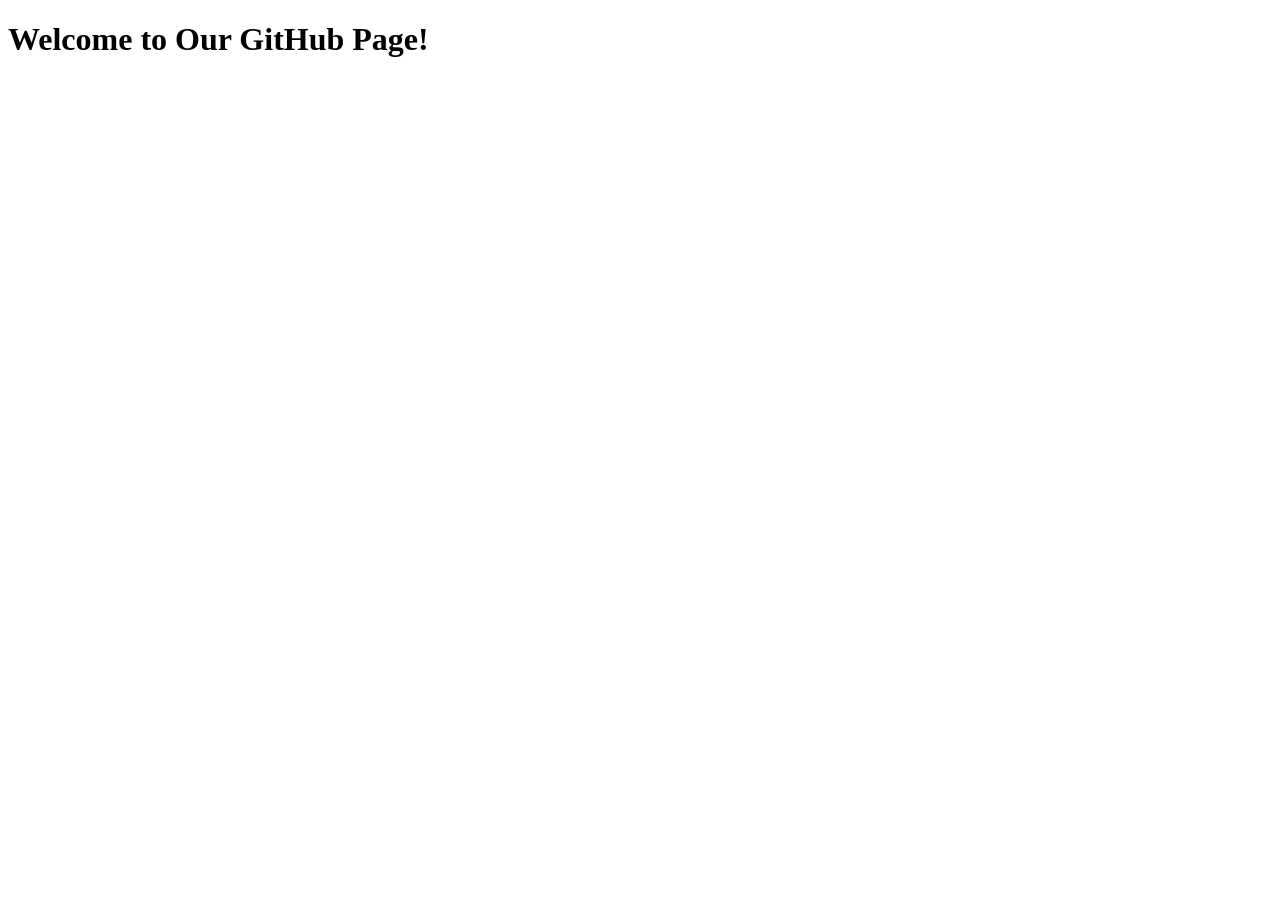
<file: index.html>
<!DOCTYPE html>
<html lang="en">
<head>
    <meta charset="UTF-8">
    <meta name="viewport" content="width=device-width, initial-scale=1.0">
    <title>GitHub Page</title>
</head>
<body>
    <h1>Welcome to Our GitHub Page!</h1>
</body>
</html>
</file>
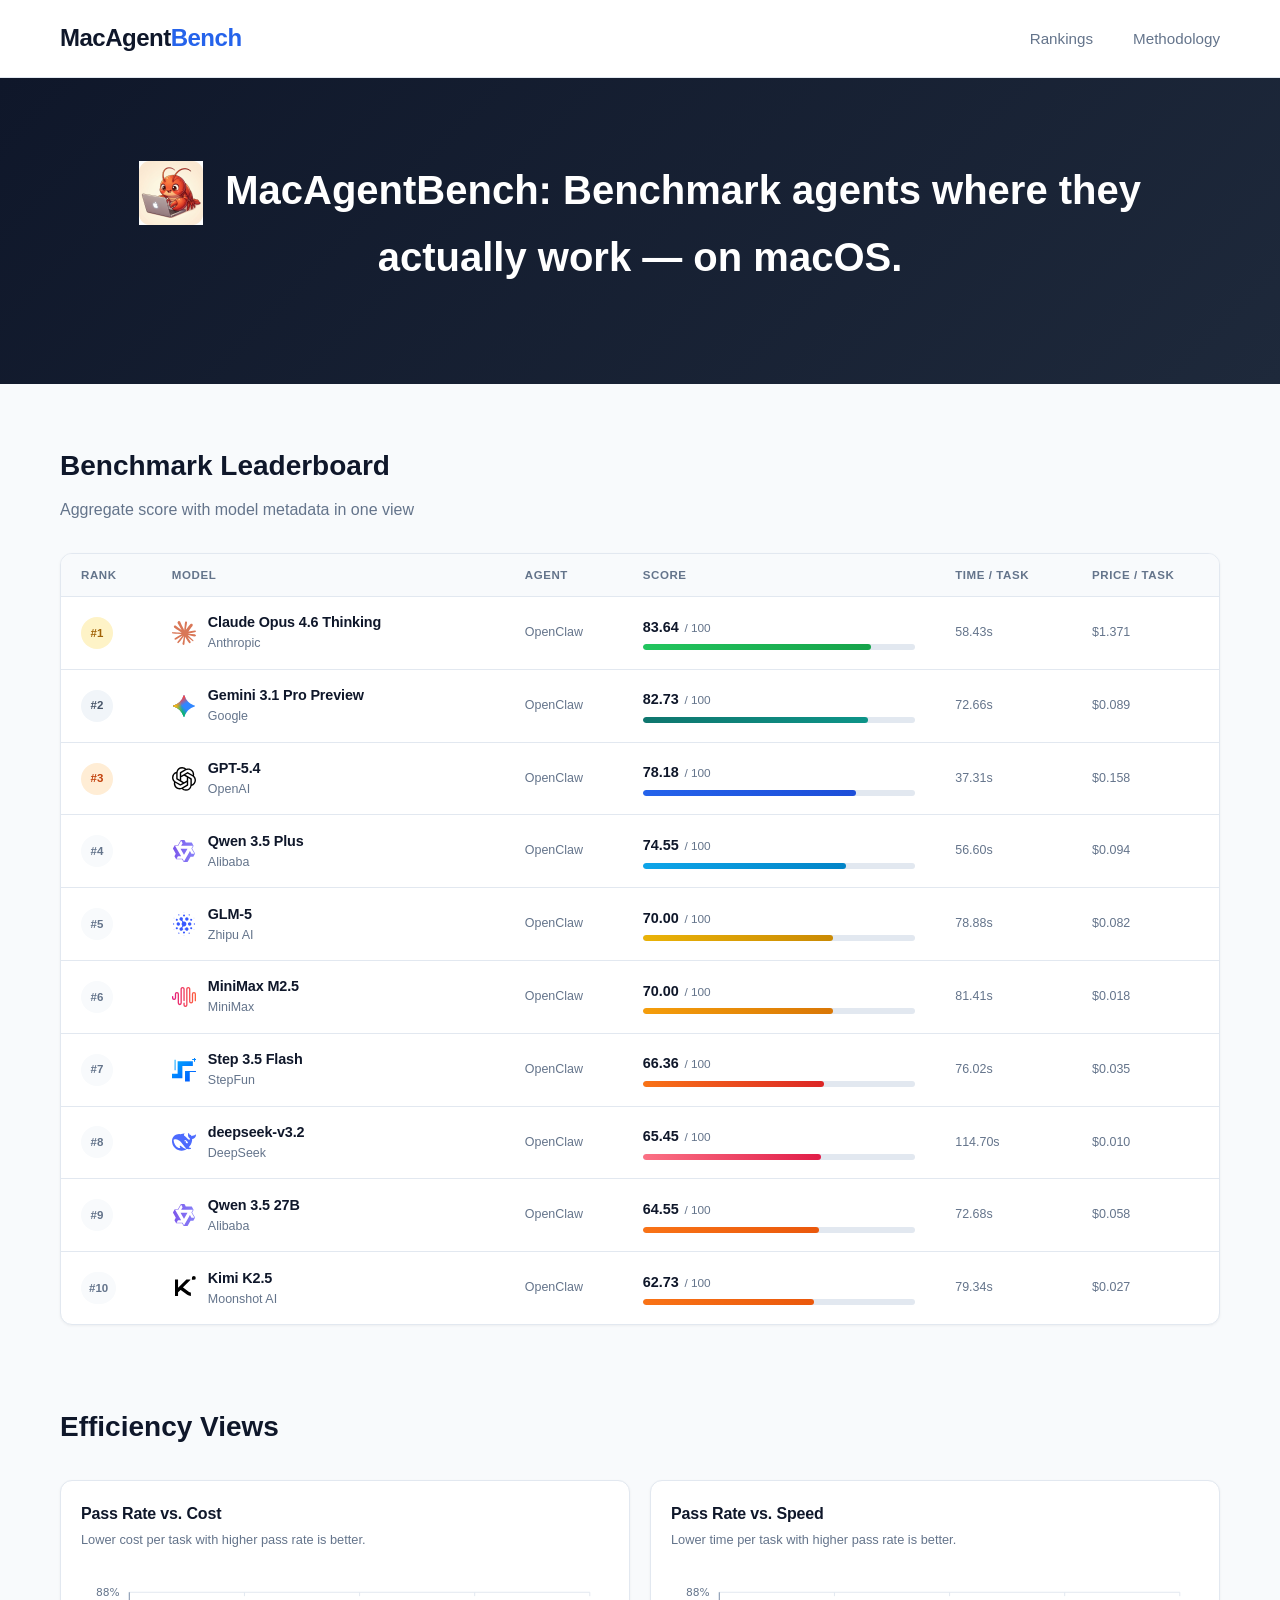
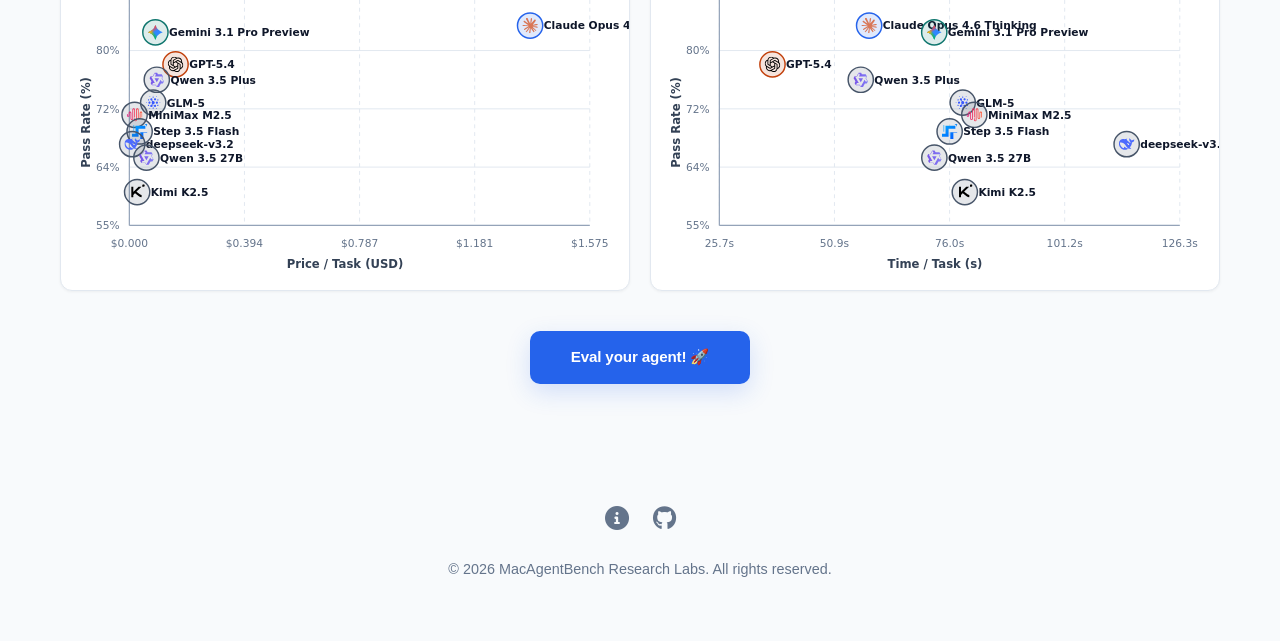
<file: MacAgentBench/index.html>
<!DOCTYPE html>
<html lang="en">
<head>
    <meta charset="UTF-8">
    <meta name="viewport" content="width=device-width, initial-scale=1.0">
    <title>MacAgentBench | LLM Leaderboard & Analysis</title>
    <link rel="icon" type="image/jpeg" href="assets/icon.jpg">
    <link rel="apple-touch-icon" href="assets/icon.jpg">
    <link rel="stylesheet" href="style.css">
</head>
<body>
    <nav class="navbar">
        <div class="container">
            <a href="index.html" class="logo">MacAgent<span>Bench</span></a>
            <ul class="nav-links">
                <li><a href="#rankings">Rankings</a></li>
                <li><a href="#">Methodology</a></li>
            </ul>
        </div>
    </nav>

    <header class="hero">
        <div class="container">
            <h1 align="center"><img src="assets/icon.jpg" alt="MacAgentBench icon" width="64" style="vertical-align: middle;">&nbsp; MacAgentBench: Benchmark agents where they actually work — on macOS.</h1>
        </div>
    </header>

    <main class="container">
        <section id="rankings" class="section">
            <div class="section-header">
                <h2>Benchmark Leaderboard</h2>
                <p>Aggregate score with model metadata in one view</p>
            </div>
            <div class="leaderboard-card" id="leaderboard-root">
            </div>
        </section>

        <section class="section">
            <div class="section-header">
                <h2>Efficiency Views</h2>
            </div>
            <div class="scatter-grid" id="scatter-root"></div>
        </section>

        <section class="section cta-section">
            <a
                href="https://github.com/JetAstra/MacAgentBench"
                target="_blank"
                rel="noreferrer"
                class="cta-button"
            >
                Eval your agent! 🚀
            </a>
        </section>
    </main>

    <link rel="stylesheet" href="https://cdnjs.cloudflare.com/ajax/libs/font-awesome/6.0.0/css/all.min.css">

    <footer class="footer">
        <div class="container">
            <div class="footer-socials">
                <a href="about.html" title="About Project"><i class="fas fa-info-circle"></i></a>
                <a href="https://github.com/JetAstra/MacAgentBench" target="_blank" title="GitHub Repository"><i class="fab fa-github"></i></a>
            </div>
            <p>&copy; 2026 MacAgentBench Research Labs. All rights reserved.</p>
        </div>
    </footer>

    <script src="script.js"></script>
</body>
</html>
</file>
<file: MacAgentBench/style.css>
:root {
    --primary-color: #2563eb;
    --text-dark: #0f172a;
    --text-light: #64748b;
    --bg-light: #f8fafc;
    --white: #ffffff;
    --border: #e2e8f0;
}

* {
    margin: 0;
    padding: 0;
    box-sizing: border-box;
}

body {
    font-family: -apple-system, BlinkMacSystemFont, "Inter", "Segoe UI", Roboto, sans-serif;
    background-color: var(--bg-light);
    color: var(--text-dark);
    line-height: 1.6;
}

.container {
    max-width: 1200px;
    margin: 0 auto;
    padding: 0 20px;
}

/* Navbar */
.navbar {
    background: var(--white);
    border-bottom: 1px solid var(--border);
    padding: 1.2rem 0;
    position: sticky;
    top: 0;
    z-index: 100;
}

.navbar .container {
    display: flex;
    justify-content: space-between;
    align-items: center;
}

.logo {
    font-size: 1.5rem;
    font-weight: 800;
    text-decoration: none;
    color: var(--text-dark);
    letter-spacing: -0.5px;
}

.logo span { color: var(--primary-color); }

.nav-links {
    display: flex;
    list-style: none;
    gap: 2.5rem;
}

.nav-links a {
    text-decoration: none;
    color: var(--text-light);
    font-weight: 500;
    font-size: 0.95rem;
    transition: color 0.2s;
}

.nav-links a:hover { color: var(--primary-color); }

/* Hero */
.hero {
    background: linear-gradient(135deg, #0f172a 0%, #1e293b 100%);
    color: var(--white);
    padding: 80px 0;
    text-align: center;
    margin-bottom: 20px;
}

.hero h1 { font-size: 2.5rem; margin-bottom: 15px; }
.hero p { opacity: 0.8; font-size: 1.1rem; }

/* Sections */
.section { padding: 40px 0; }
.section-header { margin-bottom: 30px; }
.section-header h2 { font-size: 1.75rem; color: var(--text-dark); margin-bottom: 8px; }
.section-header p { color: var(--text-light); }

.divider {
    border: 0;
    border-top: 1px solid var(--border);
    margin: 20px 0;
}

/* Table Style */
.table-wrapper {
    background: var(--white);
    border-radius: 12px;
    border: 1px solid var(--border);
    box-shadow: 0 1px 3px rgba(0,0,0,0.05);
    overflow: hidden;
}

.bench-table {
    width: 100%;
    border-collapse: collapse;
    text-align: left;
}

.bench-table th {
    background-color: #f8fafc;
    padding: 18px 24px;
    font-weight: 600;
    color: var(--text-light);
    text-transform: uppercase;
    font-size: 0.75rem;
    letter-spacing: 0.05em;
}

.bench-table td {
    padding: 18px 24px;
    border-bottom: 1px solid var(--border);
    font-size: 0.95rem;
}

.bench-table tbody tr:last-child td { border-bottom: none; }
.bench-table tbody tr:hover { background-color: #f1f5f9; }
.bench-table a:hover { text-decoration: underline; }

.model-name-cell { text-align: left; }
.model-name-link {
    display: inline-flex;
    align-items: center;
    gap: 10px;
    color: var(--primary-color);
    font-weight: 600;
    font-family: SFMono-Regular, ui-monospace, Menlo, Monaco, Consolas, "Liberation Mono", "Courier New", monospace;
    text-decoration: none;
}
.model-icon {
    width: 24px;
    height: 24px;
    flex-shrink: 0;
}

/* Chart Area */
.chart-container {
    position: relative;
    background: var(--white);
    padding: 30px;
    border-radius: 12px;
    border: 1px solid var(--border);
    min-height: 420px;
    overflow-x: auto;
}
.chart-container canvas {
    cursor: pointer;
    min-width: 980px;
}

/* External bar tooltip – expands upward, stays on hover */
.bar-tooltip {
    position: absolute;
    pointer-events: none;
    opacity: 0;
    z-index: 10;
    transition: opacity 0.25s ease-out;
    transform: translate(-50%, -100%);
    min-width: 140px;
    max-width: 220px;
}
.bar-tooltip.visible {
    pointer-events: auto;
    opacity: 1;
}
.bar-tooltip-inner {
    background: #0f172a;
    color: #fff;
    padding: 12px 14px;
    border-radius: 8px;
    font-size: 0.9rem;
    box-shadow: 0 4px 12px rgba(0,0,0,0.15);
}
.bar-tooltip-inner .tooltip-meta-row {
    display: flex;
    justify-content: space-between;
    gap: 16px;
    font-size: 0.8rem;
    margin-bottom: 6px;
}
.bar-tooltip-inner .tooltip-meta-key { color: #94a3b8; font-weight: 700; }
.bar-tooltip-inner .tooltip-meta-val { color: #ffffff; font-weight: 700; text-align: right; }
.bar-tooltip-inner .tooltip-tasks { font-size: 0.8rem; color: #cbd5e1; line-height: 1.6; }
.bar-tooltip-inner .tooltip-task-row {
    display: flex;
    justify-content: space-between;
    gap: 16px;
    font-weight: 700;
}
.bar-tooltip-inner .tooltip-key { text-align: left; }
.bar-tooltip-inner .tooltip-val { text-align: right; }
.bar-tooltip-inner .tooltip-details {
    margin-top: 8px;
    padding-top: 8px;
    border-top: 1px solid #334155;
    font-size: 0.75rem;
    color: #94a3b8;
    font-weight: 700;
}
.bar-tooltip-inner .tooltip-details a {
    color: #60a5fa;
    text-decoration: none;
}
.bar-tooltip-inner .tooltip-details a:hover { text-decoration: underline; }

.footer {
    text-align: center;
    padding: 60px 0;
    color: var(--text-light);
    font-size: 0.9rem;
}

/* Footer Social Icons */
.footer-socials {
    display: flex;
    justify-content: center;
    gap: 1.5rem;
    margin-bottom: 20px;
}

.footer-socials a {
    color: var(--text-light);
    font-size: 1.5rem;
    transition: all 0.2s ease-in-out;
    text-decoration: none;
}

.footer-socials a:hover {
    color: var(--primary-color);
    transform: translateY(-2px);
}

/* Optional: Add a subtle animation for the GitHub icon specifically */
.footer-socials a .fa-github:hover {
    color: #333; /* Classic GitHub Dark */
}

/* Model detail page */
.back-link {
    color: var(--primary-color);
    text-decoration: none;
    font-weight: 500;
    font-size: 0.95rem;
}
.back-link:hover { text-decoration: underline; }

.model-title {
    font-family: SFMono-Regular, ui-monospace, Menlo, Monaco, Consolas, "Liberation Mono", "Courier New", monospace;
    font-size: 1.75rem;
}
.model-detail-heading {
    display: flex;
    align-items: center;
    gap: 12px;
    flex-wrap: wrap;
}
.model-detail-heading .model-detail-icon {
    width: 36px;
    height: 36px;
    flex-shrink: 0;
}
.model-meta { color: var(--text-light); }

.leaderboard-card {
    background: var(--white);
    border: 1px solid var(--border);
    border-radius: 12px;
    box-shadow: 0 1px 3px rgba(0,0,0,0.05);
    overflow: hidden;
}

.leaderboard-header {
    display: flex;
    justify-content: space-between;
    align-items: flex-start;
    gap: 1rem;
    padding: 1.5rem 1.5rem 1rem;
    border-bottom: 1px solid var(--border);
}

.leaderboard-header h3 {
    font-size: 1rem;
    font-weight: 700;
    letter-spacing: -0.01em;
    margin-bottom: 0.25rem;
}

.leaderboard-header p {
    font-size: 0.82rem;
    color: var(--text-light);
}

.leaderboard-table-wrap {
    overflow-x: auto;
}

.leaderboard-table {
    width: 100%;
    min-width: 920px;
    border-collapse: collapse;
}

.leaderboard-table th {
    text-align: left;
    padding: 0.75rem 1.25rem;
    font-size: 0.72rem;
    font-weight: 700;
    letter-spacing: 0.05em;
    text-transform: uppercase;
    color: var(--text-light);
    border-bottom: 1px solid var(--border);
    background: #f8fafc;
    white-space: nowrap;
}

.leaderboard-table td {
    padding: 0.9rem 1.25rem;
    border-bottom: 1px solid var(--border);
    vertical-align: middle;
}

.leaderboard-table tbody tr:last-child td {
    border-bottom: none;
}

.leaderboard-row {
    cursor: pointer;
    transition: background-color 0.2s ease;
}

.leaderboard-row:hover td {
    background: #f8fbff;
}

.leaderboard-model-cell {
    display: flex;
    align-items: center;
    gap: 0.75rem;
}

.leaderboard-model-icon {
    width: 24px;
    height: 24px;
    flex-shrink: 0;
}

.leaderboard-model-copy {
    min-width: 0;
}

.leaderboard-model-name {
    display: flex;
    align-items: center;
    gap: 0.5rem;
    font-weight: 700;
    font-size: 0.9rem;
    letter-spacing: -0.01em;
}

.leaderboard-model-org,
.leaderboard-agent,
.leaderboard-date,
.leaderboard-params {
    font-size: 0.78rem;
    color: var(--text-light);
}

.leaderboard-detail-link {
    font-size: 0.74rem;
    color: var(--primary-color);
    opacity: 0;
    text-decoration: none;
    transition: opacity 0.2s ease;
}

.leaderboard-row:hover .leaderboard-detail-link {
    opacity: 1;
}

.leaderboard-score-cell {
    min-width: 220px;
}

.leaderboard-score-meta {
    display: flex;
    align-items: baseline;
    gap: 0.35rem;
    margin-bottom: 0.35rem;
}

.leaderboard-score-value {
    font-weight: 700;
    font-size: 0.9rem;
}

.leaderboard-score-label {
    font-size: 0.74rem;
    color: var(--text-light);
}

.leaderboard-bar-track {
    width: 100%;
    height: 6px;
    background: #e2e8f0;
    border-radius: 999px;
    overflow: hidden;
}

.leaderboard-bar-fill {
    height: 100%;
    border-radius: 999px;
    background: linear-gradient(90deg, #2563eb, #1d4ed8);
}

.rank-badge {
    display: inline-flex;
    align-items: center;
    justify-content: center;
    min-width: 2rem;
    height: 2rem;
    padding: 0 0.5rem;
    border-radius: 999px;
    font-size: 0.72rem;
    font-weight: 700;
}

.rank-1 {
    background: #fef3c7;
    color: #a16207;
}

.rank-2 {
    background: #f1f5f9;
    color: #475569;
}

.rank-3 {
    background: #ffedd5;
    color: #c2410c;
}

.rank-n {
    background: #f8fafc;
    color: #64748b;
}

.scatter-grid {
    display: grid;
    grid-template-columns: repeat(2, minmax(0, 1fr));
    gap: 1.25rem;
}

.scatter-card {
    background: var(--white);
    border: 1px solid var(--border);
    border-radius: 12px;
    overflow: hidden;
    box-shadow: 0 1px 3px rgba(0,0,0,0.05);
}

.scatter-card-header {
    padding: 1.25rem 1.25rem 0.75rem;
}

.scatter-card-header h3 {
    font-size: 1rem;
    font-weight: 700;
    letter-spacing: -0.01em;
    margin-bottom: 0.25rem;
}

.scatter-card-header p {
    font-size: 0.8rem;
    color: var(--text-light);
}

.scatter-svg-wrap {
    padding: 0.25rem 0.75rem 0.75rem;
    overflow-x: auto;
}

.scatter-svg {
    width: 100%;
    min-width: 520px;
    height: auto;
    display: block;
    overflow: visible;
}

.scatter-grid-line {
    stroke: #e2e8f0;
    stroke-width: 1;
}

.scatter-grid-line-vertical {
    stroke-dasharray: 4 4;
}

.scatter-axis-line {
    stroke: #94a3b8;
    stroke-width: 1.25;
}

.scatter-axis-tick {
    fill: #64748b;
    font-size: 11px;
    font-family: system-ui, -apple-system, BlinkMacSystemFont, "Segoe UI", sans-serif;
}

.scatter-axis-label {
    fill: #334155;
    font-size: 12px;
    font-weight: 600;
    font-family: system-ui, -apple-system, BlinkMacSystemFont, "Segoe UI", sans-serif;
}

.scatter-point-label {
    fill: #0f172a;
    font-size: 11px;
    font-weight: 600;
    font-family: system-ui, -apple-system, BlinkMacSystemFont, "Segoe UI", sans-serif;
}

.scatter-empty {
    padding: 2rem 1.25rem;
    color: var(--text-light);
    font-size: 0.85rem;
}

.cta-section {
    display: flex;
    justify-content: center;
    padding-top: 0;
    padding-bottom: 56px;
}

.cta-button {
    display: inline-flex;
    align-items: center;
    justify-content: center;
    min-width: 220px;
    padding: 0.9rem 1.5rem;
    border-radius: 10px;
    background: #2563eb;
    color: #ffffff;
    text-decoration: none;
    font-weight: 700;
    font-size: 0.95rem;
    letter-spacing: -0.01em;
    box-shadow: 0 8px 24px rgba(37, 99, 235, 0.18);
    transition: transform 0.2s ease, box-shadow 0.2s ease, background-color 0.2s ease;
}

.cta-button:hover {
    background: #1d4ed8;
    color: #ffffff;
    transform: translateY(-1px);
    box-shadow: 0 12px 28px rgba(37, 99, 235, 0.24);
}

@media (max-width: 900px) {
    .nav-links {
        gap: 1.25rem;
    }

    .hero h1 {
        font-size: 1.85rem;
    }

    .leaderboard-header {
        padding: 1.1rem 1rem 0.9rem;
    }

    .scatter-grid {
        grid-template-columns: 1fr;
    }
}
</file>
